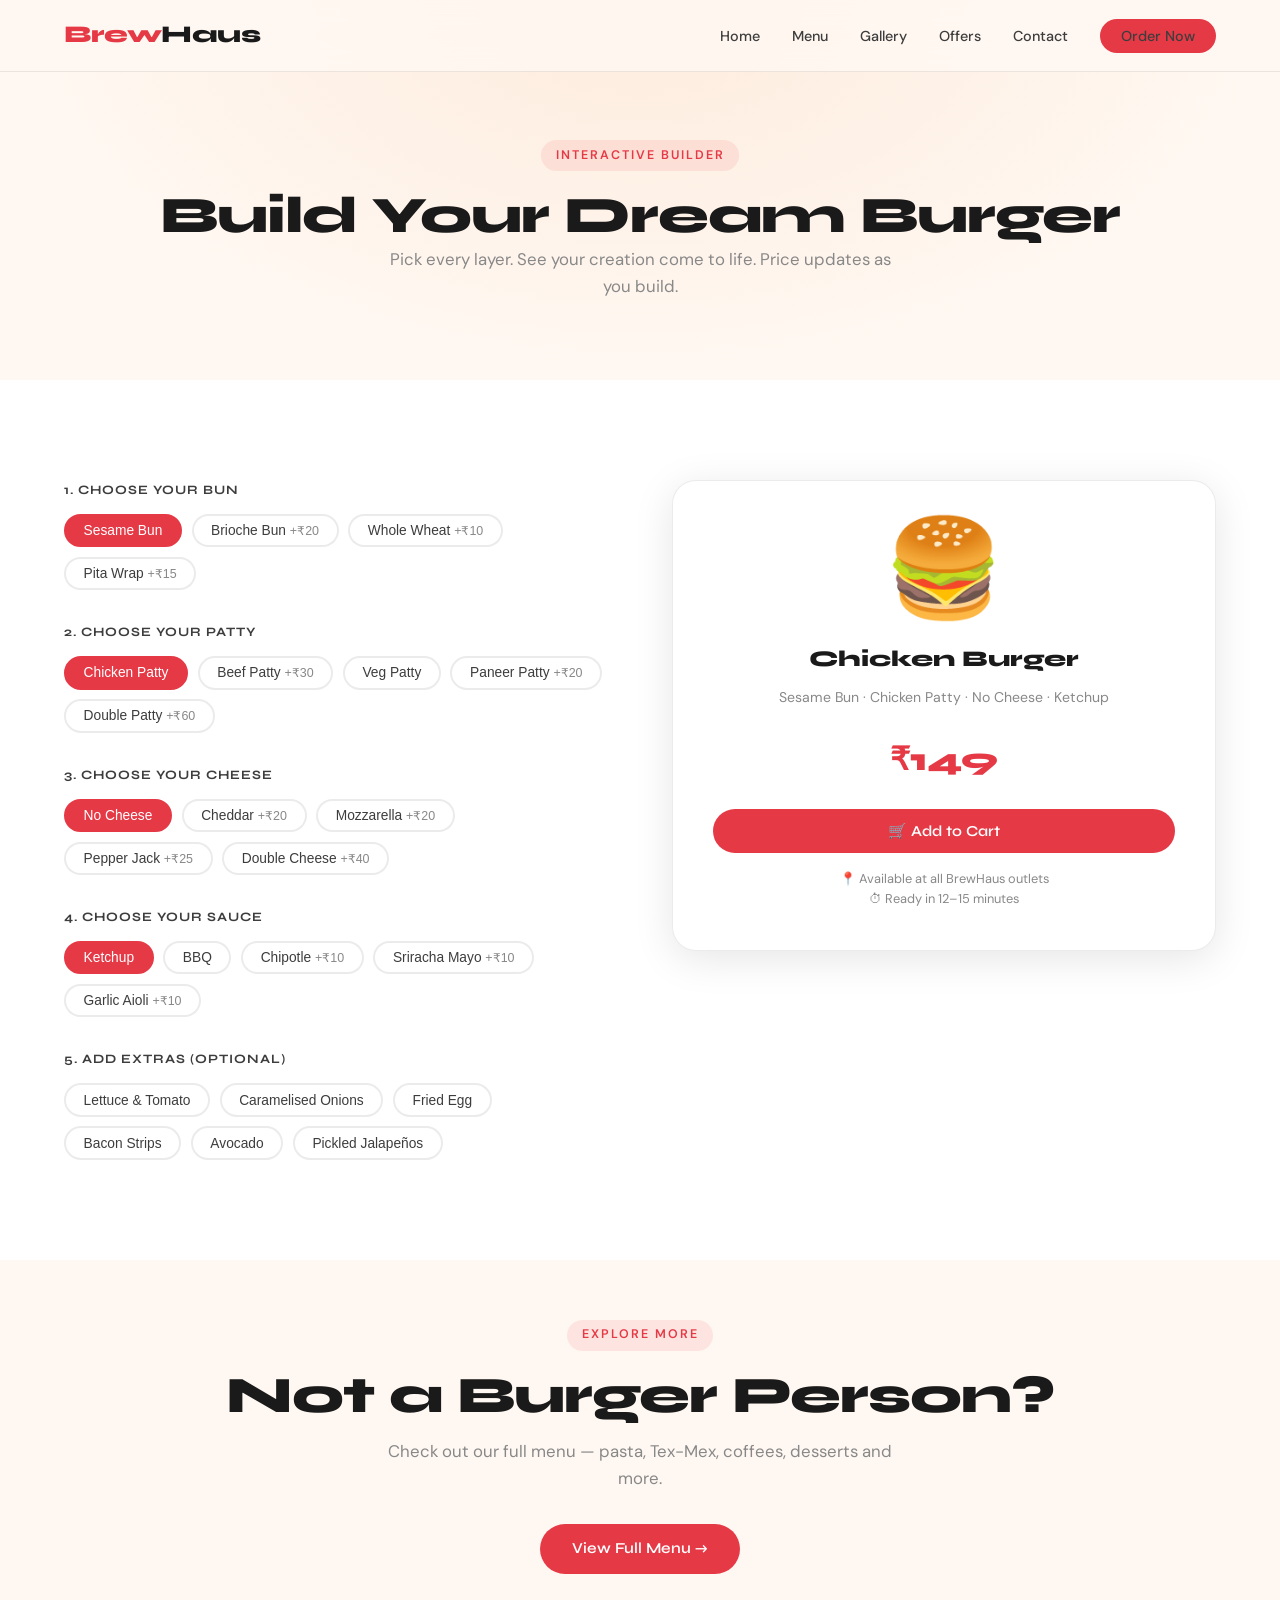
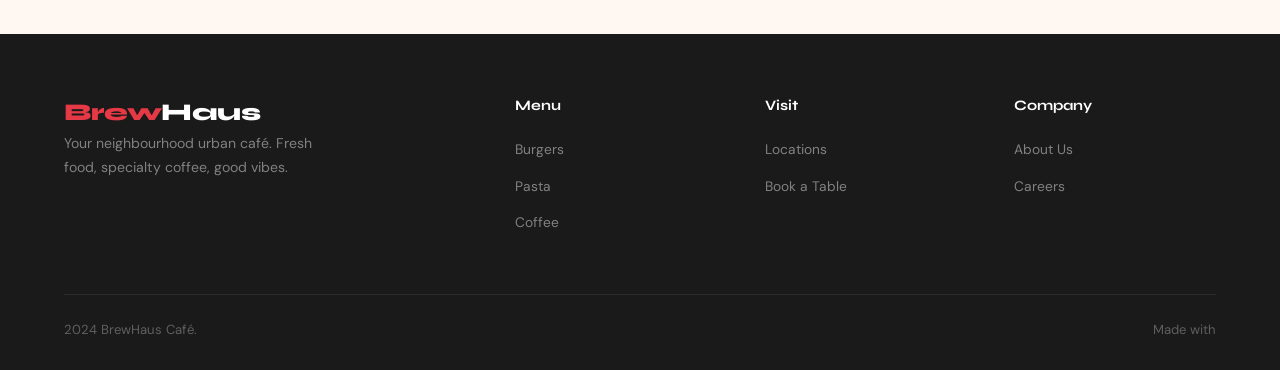
<file: pages/builder.html>
<!DOCTYPE html>
<html lang="en">
<head>
  <meta charset="UTF-8" />
  <meta name="viewport" content="width=device-width, initial-scale=1.0" />
  <title>Build Your Burger — BrewHaus Café</title>
  <link rel="stylesheet" href="../css/style.css" />
  <link rel="icon" href="data:image/svg+xml,<svg xmlns='http://www.w3.org/2000/svg' viewBox='0 0 100 100'><text y='.9em' font-size='90'>🍔</text></svg>" />
</head>
<body>

<nav class="navbar" id="navbar">
  <a href="../index.html" class="nav-logo">Brew<span>Haus</span></a>
  <ul class="nav-links">
    <li><a href="../index.html">Home</a></li>
    <li><a href="menu.html">Menu</a></li>
    <li><a href="gallery.html">Gallery</a></li>
    <li><a href="offers.html">Offers</a></li>
    <li><a href="contact.html">Contact</a></li>
    <li><a href="menu.html" class="btn-order">Order Now</a></li>
  </ul>
  <div class="hamburger" id="hamburger"><span></span><span></span><span></span></div>
</nav>

<div class="page-hero">
  <span class="section-label">Interactive Builder</span>
  <h1 class="section-title">Build Your Dream Burger</h1>
  <p class="section-sub">Pick every layer. See your creation come to life. Price updates as you build.</p>
</div>

<section class="section" style="background:#fff;">
  <div class="builder-wrap">
    <!-- Options -->
    <div class="builder-options">

      <div class="builder-group reveal">
        <h3>1. Choose Your Bun</h3>
        <div class="builder-choices">
          <button class="builder-choice selected" data-group="bun">Sesame Bun</button>
          <button class="builder-choice" data-group="bun">Brioche Bun <span style="color:var(--muted);font-size:0.78rem">+₹20</span></button>
          <button class="builder-choice" data-group="bun">Whole Wheat <span style="color:var(--muted);font-size:0.78rem">+₹10</span></button>
          <button class="builder-choice" data-group="bun">Pita Wrap <span style="color:var(--muted);font-size:0.78rem">+₹15</span></button>
        </div>
      </div>

      <div class="builder-group reveal">
        <h3>2. Choose Your Patty</h3>
        <div class="builder-choices">
          <button class="builder-choice selected" data-group="patty">Chicken Patty</button>
          <button class="builder-choice" data-group="patty">Beef Patty <span style="color:var(--muted);font-size:0.78rem">+₹30</span></button>
          <button class="builder-choice" data-group="patty">Veg Patty</button>
          <button class="builder-choice" data-group="patty">Paneer Patty <span style="color:var(--muted);font-size:0.78rem">+₹20</span></button>
          <button class="builder-choice" data-group="patty">Double Patty <span style="color:var(--muted);font-size:0.78rem">+₹60</span></button>
        </div>
      </div>

      <div class="builder-group reveal">
        <h3>3. Choose Your Cheese</h3>
        <div class="builder-choices">
          <button class="builder-choice selected" data-group="cheese">No Cheese</button>
          <button class="builder-choice" data-group="cheese">Cheddar <span style="color:var(--muted);font-size:0.78rem">+₹20</span></button>
          <button class="builder-choice" data-group="cheese">Mozzarella <span style="color:var(--muted);font-size:0.78rem">+₹20</span></button>
          <button class="builder-choice" data-group="cheese">Pepper Jack <span style="color:var(--muted);font-size:0.78rem">+₹25</span></button>
          <button class="builder-choice" data-group="cheese">Double Cheese <span style="color:var(--muted);font-size:0.78rem">+₹40</span></button>
        </div>
      </div>

      <div class="builder-group reveal">
        <h3>4. Choose Your Sauce</h3>
        <div class="builder-choices">
          <button class="builder-choice selected" data-group="sauce">Ketchup</button>
          <button class="builder-choice" data-group="sauce">BBQ</button>
          <button class="builder-choice" data-group="sauce">Chipotle <span style="color:var(--muted);font-size:0.78rem">+₹10</span></button>
          <button class="builder-choice" data-group="sauce">Sriracha Mayo <span style="color:var(--muted);font-size:0.78rem">+₹10</span></button>
          <button class="builder-choice" data-group="sauce">Garlic Aioli <span style="color:var(--muted);font-size:0.78rem">+₹10</span></button>
        </div>
      </div>

      <div class="builder-group reveal">
        <h3>5. Add Extras (Optional)</h3>
        <div class="builder-choices">
          <button class="builder-choice extra-toggle" data-extra="Lettuce & Tomato">Lettuce & Tomato</button>
          <button class="builder-choice extra-toggle" data-extra="Caramelised Onions +₹15">Caramelised Onions</button>
          <button class="builder-choice extra-toggle" data-extra="Fried Egg +₹20">Fried Egg</button>
          <button class="builder-choice extra-toggle" data-extra="Bacon +₹40">Bacon Strips</button>
          <button class="builder-choice extra-toggle" data-extra="Avocado +₹30">Avocado</button>
          <button class="builder-choice extra-toggle" data-extra="Pickled Jalapeños">Pickled Jalapeños</button>
        </div>
      </div>

    </div>

    <!-- Preview -->
    <div class="burger-preview reveal">
      <div class="burger-visual" id="burgerVisual">🍔</div>
      <div class="burger-name" id="burgerName">Chicken Burger</div>
      <div class="burger-ingredients" id="burgerIngredients">Sesame Bun · Chicken Patty · No Cheese · Ketchup</div>
      <div class="burger-price" id="burgerPrice">₹149</div>
      <button class="btn-primary" style="width:100%;justify-content:center;" onclick="addBuilderToCart()">
        🛒 Add to Cart
      </button>
      <p style="font-size:0.8rem;color:var(--muted);margin-top:1rem;line-height:1.6;">
        📍 Available at all BrewHaus outlets<br>⏱ Ready in 12–15 minutes
      </p>
    </div>
  </div>
</section>

<section class="section" style="background:var(--cream);text-align:center;padding:60px 5%;">
  <div class="reveal">
    <span class="section-label">Explore More</span>
    <h2 class="section-title">Not a Burger Person?</h2>
    <p class="section-sub" style="margin:0.75rem auto 2rem;">Check out our full menu — pasta, Tex-Mex, coffees, desserts and more.</p>
    <a href="menu.html" class="btn-primary">View Full Menu →</a>
  </div>
</section>

<footer>
  <div class="footer-grid">
    <div class="footer-brand">
      <a href="../index.html" class="nav-logo">Brew<span style="color:#fff">Haus</span></a>
      <p>Your neighbourhood urban café. Fresh food, specialty coffee, good vibes.</p>
    </div>
    <div class="footer-col"><h4>Menu</h4><ul><li><a href="menu.html">Burgers</a></li><li><a href="menu.html">Pasta</a></li><li><a href="menu.html">Coffee</a></li></ul></div>
    <div class="footer-col"><h4>Visit</h4><ul><li><a href="contact.html">Locations</a></li><li><a href="contact.html">Book a Table</a></li></ul></div>
    <div class="footer-col"><h4>Company</h4><ul><li><a href="#demo">About Us</a></li><li><a href="#demo">Careers</a></li></ul></div>
  </div>
  <div class="footer-bottom">
    <p> 2024 BrewHaus Café.</p>
    <p>Made with </p>
  </div>
</footer>

<script src="../js/main.js"></script>
<script>
// Extra toggle logic
document.querySelectorAll('.extra-toggle').forEach(btn => {
  btn.addEventListener('click', () => {
    btn.classList.toggle('selected');
    updateExtras();
  });
});

function updateExtras() {
  const extraPrices = { 'Caramelised Onions +₹15': 15, 'Fried Egg +₹20': 20, 'Bacon +₹40': 40, 'Avocado +₹30': 30 };
  let extra = 0;
  document.querySelectorAll('.extra-toggle.selected').forEach(btn => {
    extra += extraPrices[btn.dataset.extra] || 0;
  });
  window._extraPrice = extra;
  // Trigger burger update
  if (typeof updateBurger === 'function') updateBurger();
}

function addBuilderToCart() {
  const name = document.getElementById('burgerName').textContent;
  const price = document.getElementById('burgerPrice').textContent;
  let toast = document.getElementById('toast');
  if (!toast) { toast = document.createElement('div'); toast.id = 'toast'; toast.className = 'toast'; document.body.appendChild(toast); }
  toast.innerHTML = `<span>✓</span> ${name} (${price}) added to cart!`;
  toast.classList.add('show');
  setTimeout(() => toast.classList.remove('show'), 2800);
}
</script>
</body>
</html>
</file>
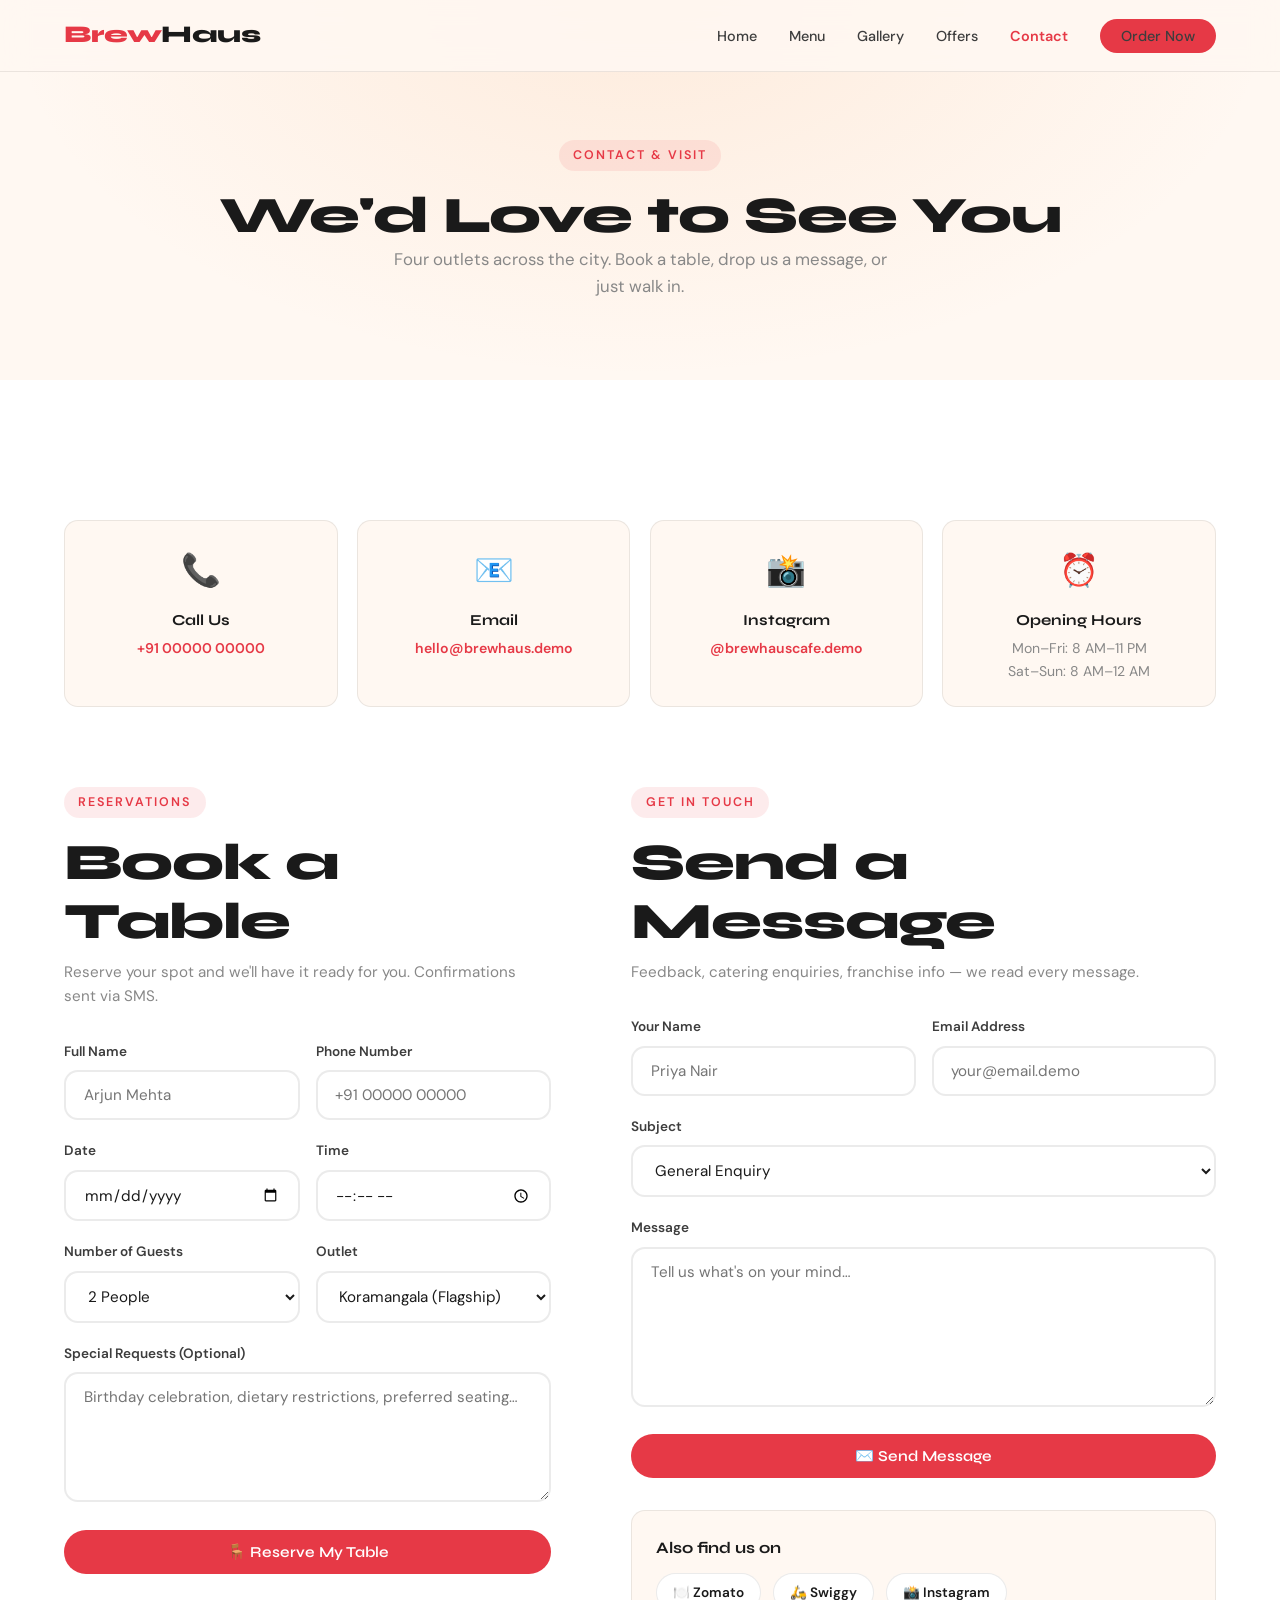
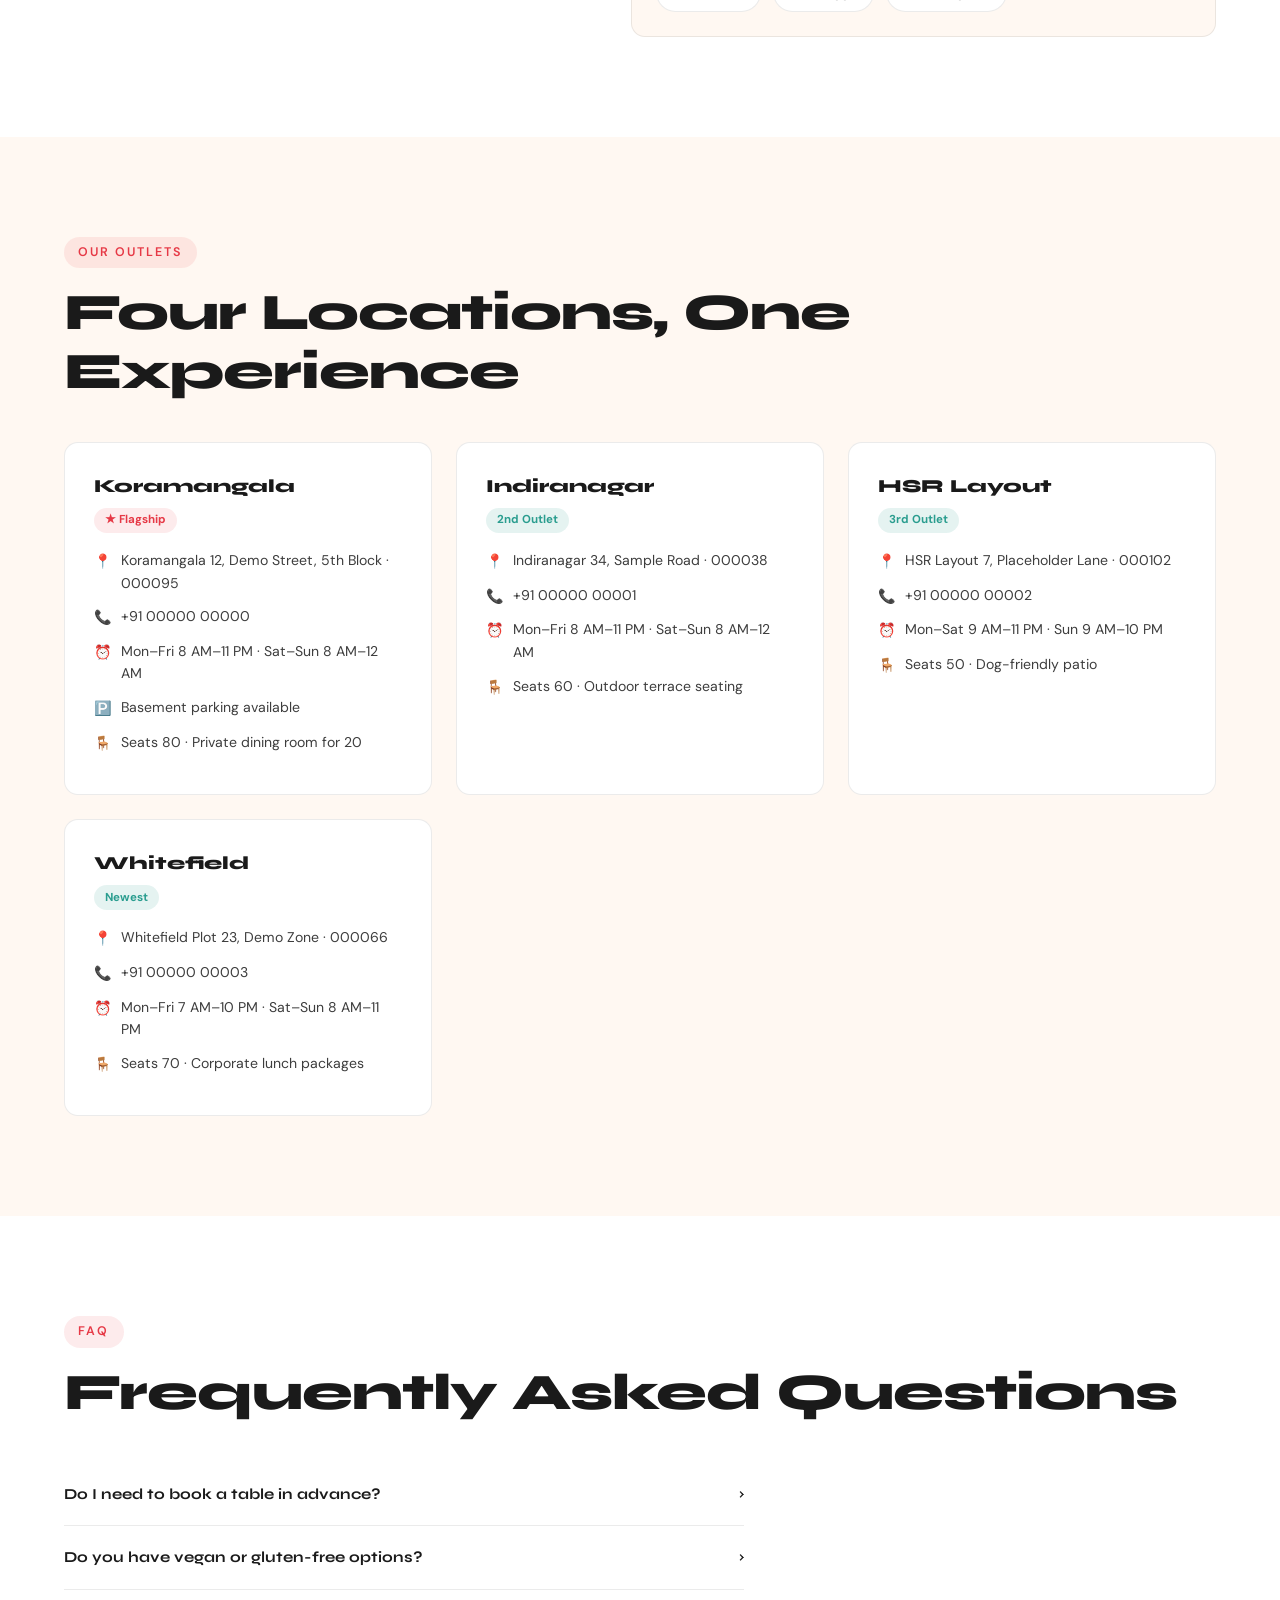
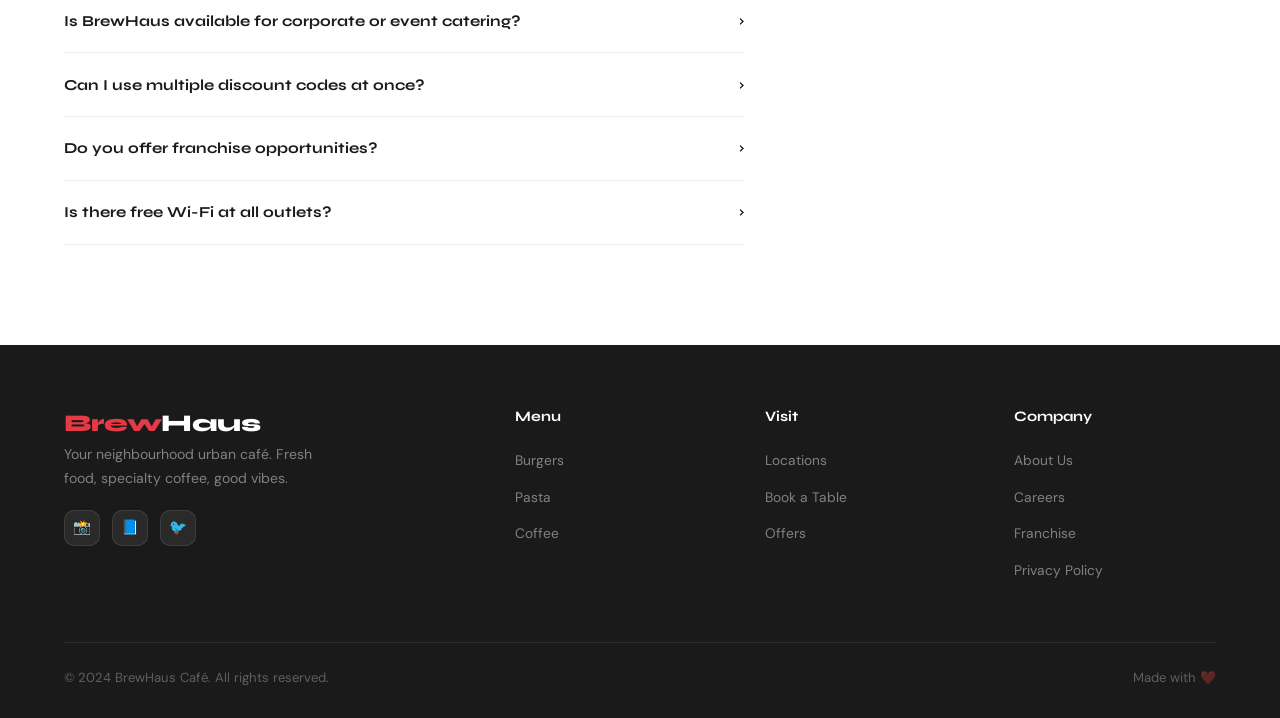
<file: pages/contact.html>
<!DOCTYPE html>
<html lang="en">
<head>
  <meta charset="UTF-8" />
  <meta name="viewport" content="width=device-width, initial-scale=1.0" />
  <title>Contact & Locations — BrewHaus Café</title>
  <link rel="stylesheet" href="../css/style.css" />
  <link rel="icon" href="data:image/svg+xml,<svg xmlns='http://www.w3.org/2000/svg' viewBox='0 0 100 100'><text y='.9em' font-size='90'>📍</text></svg>" />
  <style>
    .outlets-grid { display:grid; grid-template-columns:repeat(auto-fill,minmax(280px,1fr)); gap:1.5rem; margin-top:2.5rem; }
    .outlet-card { background:#fff; border-radius:var(--r); padding:1.8rem; border:1px solid var(--border); transition:transform 0.25s,box-shadow 0.25s; }
    .outlet-card:hover { transform:translateY(-4px); box-shadow:var(--shadow); }
    .outlet-name { font-family:var(--font-h); font-size:1.15rem; font-weight:800; margin-bottom:0.25rem; }
    .outlet-tag { display:inline-block; font-size:0.72rem; font-weight:700; padding:0.2rem 0.7rem; border-radius:50px; background:rgba(42,157,143,0.12); color:var(--green); margin-bottom:1rem; }
    .outlet-tag.flagship { background:rgba(230,57,70,0.1); color:var(--red); }
    .outlet-detail { display:flex; gap:0.6rem; align-items:flex-start; margin-bottom:0.7rem; font-size:0.88rem; color:var(--mid); }
    .outlet-detail span:first-child { flex-shrink:0; margin-top:1px; }
    .faq-item { border-bottom:1px solid var(--border); padding:1.2rem 0; cursor:pointer; }
    .faq-q { font-family:var(--font-h); font-weight:700; font-size:0.95rem; display:flex; justify-content:space-between; align-items:center; gap:1rem; }
    .faq-a { font-size:0.9rem; color:var(--muted); line-height:1.7; max-height:0; overflow:hidden; transition:max-height 0.3s,margin-top 0.3s; }
    .faq-item.open .faq-a { max-height:200px; margin-top:0.75rem; }
    .faq-arrow { font-size:0.8rem; transition:transform 0.3s; }
    .faq-item.open .faq-arrow { transform:rotate(90deg); }
    .contact-methods { display:grid; grid-template-columns:repeat(auto-fill,minmax(220px,1fr)); gap:1.2rem; margin-top:2.5rem; }
    .contact-method { background:var(--cream); border-radius:var(--r); padding:1.5rem; border:1px solid var(--border); text-align:center; }
    .cm-icon { font-size:2rem; margin-bottom:0.75rem; }
    .cm-title { font-family:var(--font-h); font-weight:700; font-size:0.95rem; margin-bottom:0.3rem; }
    .cm-val { font-size:0.88rem; color:var(--muted); }
    .cm-val a { color:var(--red); font-weight:600; }
  </style>
</head>
<body>

<nav class="navbar" id="navbar">
  <a href="../index.html" class="nav-logo">Brew<span>Haus</span></a>
  <ul class="nav-links">
    <li><a href="../index.html">Home</a></li>
    <li><a href="menu.html">Menu</a></li>
    <li><a href="gallery.html">Gallery</a></li>
    <li><a href="offers.html">Offers</a></li>
    <li><a href="contact.html" class="active">Contact</a></li>
    <li><a href="menu.html" class="btn-order">Order Now</a></li>
  </ul>
  <div class="hamburger" id="hamburger"><span></span><span></span><span></span></div>
</nav>

<div class="page-hero">
  <span class="section-label">Contact & Visit</span>
  <h1 class="section-title">We'd Love to See You</h1>
  <p class="section-sub">Four outlets across the city. Book a table, drop us a message, or just walk in.</p>
</div>

<!-- Contact Methods -->
<section class="section" style="background:#fff;padding-bottom:40px;">
  <div class="contact-methods reveal">
    <div class="contact-method">
      <div class="cm-icon">📞</div>
      <div class="cm-title">Call Us</div>
      <div class="cm-val"><a href="tel:+910000000000">+91 00000 00000</a></div>
    </div>
    <div class="contact-method">
      <div class="cm-icon">📧</div>
      <div class="cm-title">Email</div>
      <div class="cm-val"><a href="mailto:hello@brewhaus.demo">hello@brewhaus.demo</a></div>
    </div>
    <div class="contact-method">
      <div class="cm-icon">📸</div>
      <div class="cm-title">Instagram</div>
      <div class="cm-val"><a href="https://instagram.com/brewhauscafe.demo">@brewhauscafe.demo</a></div>
    </div>
    <div class="contact-method">
      <div class="cm-icon">⏰</div>
      <div class="cm-title">Opening Hours</div>
      <div class="cm-val">Mon–Fri: 8 AM–11 PM<br>Sat–Sun: 8 AM–12 AM</div>
    </div>
  </div>
</section>

<!-- Book a Table + Message -->
<section class="section contact-grid" style="background:#fff;padding-top:40px;">
  <!-- Reservation Form -->
  <div class="reveal">
    <span class="section-label">Reservations</span>
    <h2 class="section-title" style="margin-bottom:0.5rem;">Book a Table</h2>
    <p style="font-size:0.95rem;color:var(--muted);margin-bottom:2rem;">Reserve your spot and we'll have it ready for you. Confirmations sent via SMS.</p>

    <form id="resForm">
      <div class="form-row">
        <div class="form-group">
          <label>Full Name</label>
          <input type="text" placeholder="Arjun Mehta" required />
        </div>
        <div class="form-group">
          <label>Phone Number</label>
          <input type="tel" placeholder="+91 00000 00000" required />
        </div>
      </div>
      <div class="form-row">
        <div class="form-group">
          <label>Date</label>
          <input type="date" required />
        </div>
        <div class="form-group">
          <label>Time</label>
          <input type="time" required />
        </div>
      </div>
      <div class="form-row">
        <div class="form-group">
          <label>Number of Guests</label>
          <select>
            <option>1 Person</option>
            <option selected>2 People</option>
            <option>3–4 People</option>
            <option>5–6 People</option>
            <option>7+ People</option>
          </select>
        </div>
        <div class="form-group">
          <label>Outlet</label>
          <select>
            <option>Koramangala (Flagship)</option>
            <option>Indiranagar</option>
            <option>HSR Layout</option>
            <option>Whitefield</option>
          </select>
        </div>
      </div>
      <div class="form-group">
        <label>Special Requests (Optional)</label>
        <textarea placeholder="Birthday celebration, dietary restrictions, preferred seating…"></textarea>
      </div>
      <button type="submit" class="btn-primary" style="width:100%;justify-content:center;">🪑 Reserve My Table</button>
    </form>
  </div>

  <!-- Contact Form -->
  <div class="reveal">
    <span class="section-label">Get in Touch</span>
    <h2 class="section-title" style="margin-bottom:0.5rem;">Send a Message</h2>
    <p style="font-size:0.95rem;color:var(--muted);margin-bottom:2rem;">Feedback, catering enquiries, franchise info — we read every message.</p>

    <form id="contactForm">
      <div class="form-row">
        <div class="form-group">
          <label>Your Name</label>
          <input type="text" placeholder="Priya Nair" required />
        </div>
        <div class="form-group">
          <label>Email Address</label>
          <input type="email" placeholder="your@email.demo" required />
        </div>
      </div>
      <div class="form-group">
        <label>Subject</label>
        <select>
          <option>General Enquiry</option>
          <option>Feedback / Complaint</option>
          <option>Catering / Events</option>
          <option>Franchise Enquiry</option>
          <option>Media / Press</option>
          <option>Career Opportunities</option>
        </select>
      </div>
      <div class="form-group">
        <label>Message</label>
        <textarea placeholder="Tell us what's on your mind…" style="min-height:160px;" required></textarea>
      </div>
      <button type="submit" class="btn-primary" style="width:100%;justify-content:center;">✉️ Send Message</button>
    </form>

    <!-- Social links -->
    <div style="margin-top:2rem;padding:1.5rem;background:var(--cream);border-radius:var(--r);border:1px solid var(--border);">
      <div style="font-family:var(--font-h);font-weight:700;margin-bottom:0.75rem;">Also find us on</div>
      <div style="display:flex;gap:0.75rem;flex-wrap:wrap;">
        <a href="https://zomato.com/demo-brewhaus" style="display:inline-flex;align-items:center;gap:0.5rem;background:#fff;border:1px solid var(--border);padding:0.5rem 1rem;border-radius:50px;font-size:0.85rem;font-weight:600;transition:box-shadow 0.2s;" onmouseover="this.style.boxShadow='0 4px 12px rgba(0,0,0,0.1)'" onmouseout="this.style.boxShadow=''">🍽️ Zomato</a>
        <a href="https://swiggy.com/demo-brewhaus" style="display:inline-flex;align-items:center;gap:0.5rem;background:#fff;border:1px solid var(--border);padding:0.5rem 1rem;border-radius:50px;font-size:0.85rem;font-weight:600;transition:box-shadow 0.2s;" onmouseover="this.style.boxShadow='0 4px 12px rgba(0,0,0,0.1)'" onmouseout="this.style.boxShadow=''">🛵 Swiggy</a>
        <a href="https://instagram.com/brewhauscafe.demo" style="display:inline-flex;align-items:center;gap:0.5rem;background:#fff;border:1px solid var(--border);padding:0.5rem 1rem;border-radius:50px;font-size:0.85rem;font-weight:600;transition:box-shadow 0.2s;" onmouseover="this.style.boxShadow='0 4px 12px rgba(0,0,0,0.1)'" onmouseout="this.style.boxShadow=''">📸 Instagram</a>
      </div>
    </div>
  </div>
</section>

<!-- Our Locations -->
<section class="section" style="background:var(--cream);">
  <div class="reveal">
    <span class="section-label">Our Outlets</span>
    <h2 class="section-title">Four Locations, One Experience</h2>
  </div>
  <div class="outlets-grid">
    <div class="outlet-card reveal">
      <div class="outlet-name">Koramangala</div>
      <span class="outlet-tag flagship">★ Flagship</span>
      <div class="outlet-detail"><span>📍</span><span>Koramangala 12, Demo Street, 5th Block · 000095</span></div>
      <div class="outlet-detail"><span>📞</span><span>+91 00000 00000</span></div>
      <div class="outlet-detail"><span>⏰</span><span>Mon–Fri 8 AM–11 PM · Sat–Sun 8 AM–12 AM</span></div>
      <div class="outlet-detail"><span>🅿️</span><span>Basement parking available</span></div>
      <div class="outlet-detail"><span>🪑</span><span>Seats 80 · Private dining room for 20</span></div>
    </div>
    <div class="outlet-card reveal">
      <div class="outlet-name">Indiranagar</div>
      <span class="outlet-tag">2nd Outlet</span>
      <div class="outlet-detail"><span>📍</span><span>Indiranagar 34, Sample Road · 000038</span></div>
      <div class="outlet-detail"><span>📞</span><span>+91 00000 00001</span></div>
      <div class="outlet-detail"><span>⏰</span><span>Mon–Fri 8 AM–11 PM · Sat–Sun 8 AM–12 AM</span></div>
      <div class="outlet-detail"><span>🪑</span><span>Seats 60 · Outdoor terrace seating</span></div>
    </div>
    <div class="outlet-card reveal">
      <div class="outlet-name">HSR Layout</div>
      <span class="outlet-tag">3rd Outlet</span>
      <div class="outlet-detail"><span>📍</span><span>HSR Layout 7, Placeholder Lane · 000102</span></div>
      <div class="outlet-detail"><span>📞</span><span>+91 00000 00002</span></div>
      <div class="outlet-detail"><span>⏰</span><span>Mon–Sat 9 AM–11 PM · Sun 9 AM–10 PM</span></div>
      <div class="outlet-detail"><span>🪑</span><span>Seats 50 · Dog-friendly patio</span></div>
    </div>
    <div class="outlet-card reveal">
      <div class="outlet-name">Whitefield</div>
      <span class="outlet-tag">Newest</span>
      <div class="outlet-detail"><span>📍</span><span>Whitefield Plot 23, Demo Zone · 000066</span></div>
      <div class="outlet-detail"><span>📞</span><span>+91 00000 00003</span></div>
      <div class="outlet-detail"><span>⏰</span><span>Mon–Fri 7 AM–10 PM · Sat–Sun 8 AM–11 PM</span></div>
      <div class="outlet-detail"><span>🪑</span><span>Seats 70 · Corporate lunch packages</span></div>
    </div>
  </div>
</section>

<!-- FAQ -->
<section class="section" style="background:#fff;">
  <div class="reveal">
    <span class="section-label">FAQ</span>
    <h2 class="section-title">Frequently Asked Questions</h2>
  </div>
  <div style="max-width:680px;margin-top:2.5rem;" class="reveal">
    <div class="faq-item">
      <div class="faq-q">Do I need to book a table in advance? <span class="faq-arrow">›</span></div>
      <div class="faq-a">Walk-ins are always welcome, but we recommend booking on weekends and public holidays as tables fill up fast. Reservations can be made through this form or by calling us directly.</div>
    </div>
    <div class="faq-item">
      <div class="faq-q">Do you have vegan or gluten-free options? <span class="faq-arrow">›</span></div>
      <div class="faq-a">Yes! We have a dedicated veg and vegan-friendly section on the menu. Please inform your server of any allergies or dietary restrictions and we'll do our best to accommodate you.</div>
    </div>
    <div class="faq-item">
      <div class="faq-q">Is BrewHaus available for corporate or event catering? <span class="faq-arrow">›</span></div>
      <div class="faq-a">Absolutely. We offer catering packages for corporate lunches, birthday parties, and private events. Contact us via email at events@brewhaus.demo or use the form above for details and pricing.</div>
    </div>
    <div class="faq-item">
      <div class="faq-q">Can I use multiple discount codes at once? <span class="faq-arrow">›</span></div>
      <div class="faq-a">Generally, only one discount code can be applied per bill. However, the Student Discount and Happy Hour offer can be stacked for eligible customers between 3–5 PM on weekdays.</div>
    </div>
    <div class="faq-item">
      <div class="faq-q">Do you offer franchise opportunities? <span class="faq-arrow">›</span></div>
      <div class="faq-a">Yes! We're actively looking to expand across India. Send your details and city of interest to franchise@brewhaus.demo and our team will get back to you within 5 business days.</div>
    </div>
    <div class="faq-item">
      <div class="faq-q">Is there free Wi-Fi at all outlets? <span class="faq-arrow">›</span></div>
      <div class="faq-a">Yes, all four BrewHaus outlets offer complimentary high-speed Wi-Fi. The password is available on your receipt or you can ask our staff. No time limit — work as long as you like!</div>
    </div>
  </div>
</section>

<footer>
  <div class="footer-grid">
    <div class="footer-brand">
      <a href="../index.html" class="nav-logo">Brew<span style="color:#fff">Haus</span></a>
      <p>Your neighbourhood urban café. Fresh food, specialty coffee, good vibes.</p>
      <div class="footer-social">
        <div class="social-btn">📸</div><div class="social-btn">📘</div><div class="social-btn">🐦</div>
      </div>
    </div>
    <div class="footer-col"><h4>Menu</h4><ul><li><a href="menu.html">Burgers</a></li><li><a href="menu.html">Pasta</a></li><li><a href="menu.html">Coffee</a></li></ul></div>
    <div class="footer-col"><h4>Visit</h4><ul><li><a href="contact.html">Locations</a></li><li><a href="contact.html">Book a Table</a></li><li><a href="offers.html">Offers</a></li></ul></div>
    <div class="footer-col"><h4>Company</h4><ul><li><a href="#demo">About Us</a></li><li><a href="#demo">Careers</a></li><li><a href="#demo">Franchise</a></li><li><a href="#demo">Privacy Policy</a></li></ul></div>
  </div>
  <div class="footer-bottom">
    <p>© 2024 BrewHaus Café. All rights reserved.</p>
    <p>Made with ❤️</p>
  </div>
</footer>

<script src="../js/main.js"></script>
<script>
document.querySelectorAll('.faq-item').forEach(item => {
  item.addEventListener('click', () => {
    const isOpen = item.classList.contains('open');
    document.querySelectorAll('.faq-item').forEach(i => i.classList.remove('open'));
    if (!isOpen) item.classList.add('open');
  });
});
</script>
</body>
</html>
</file>
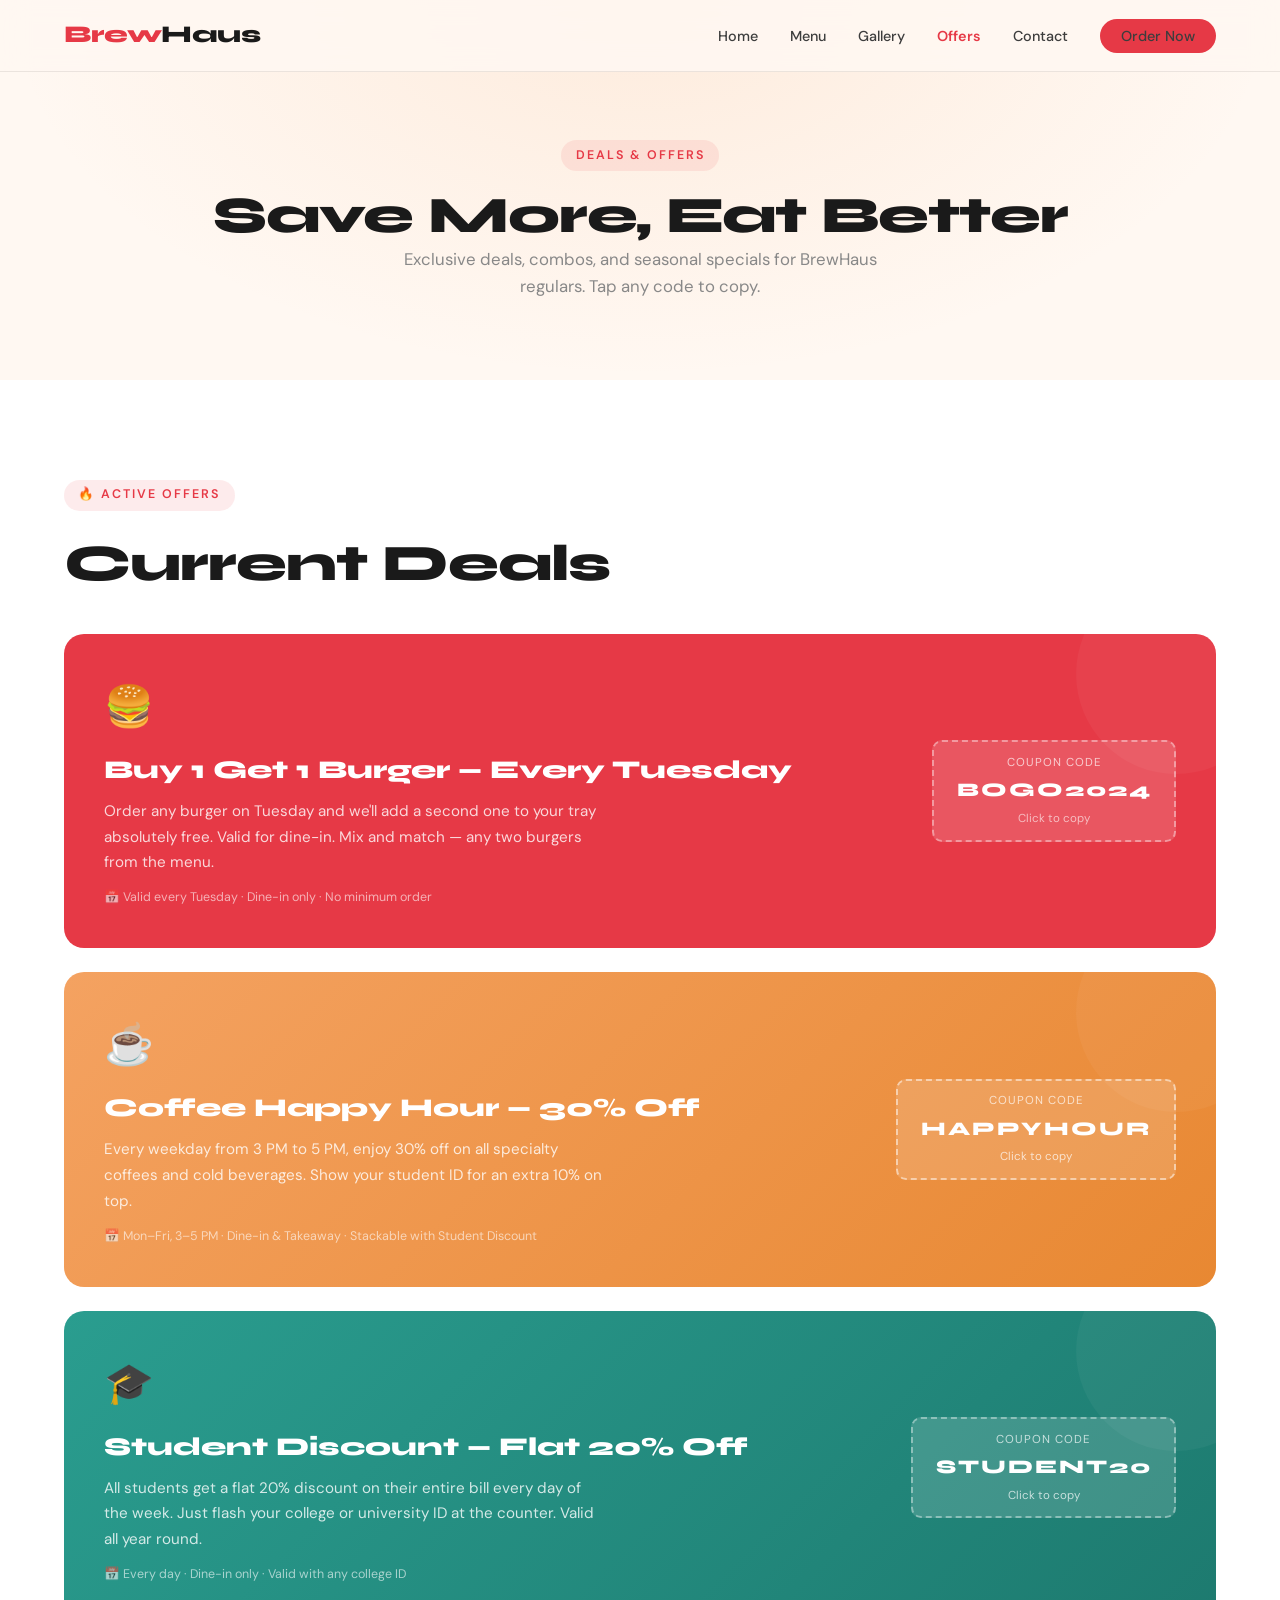
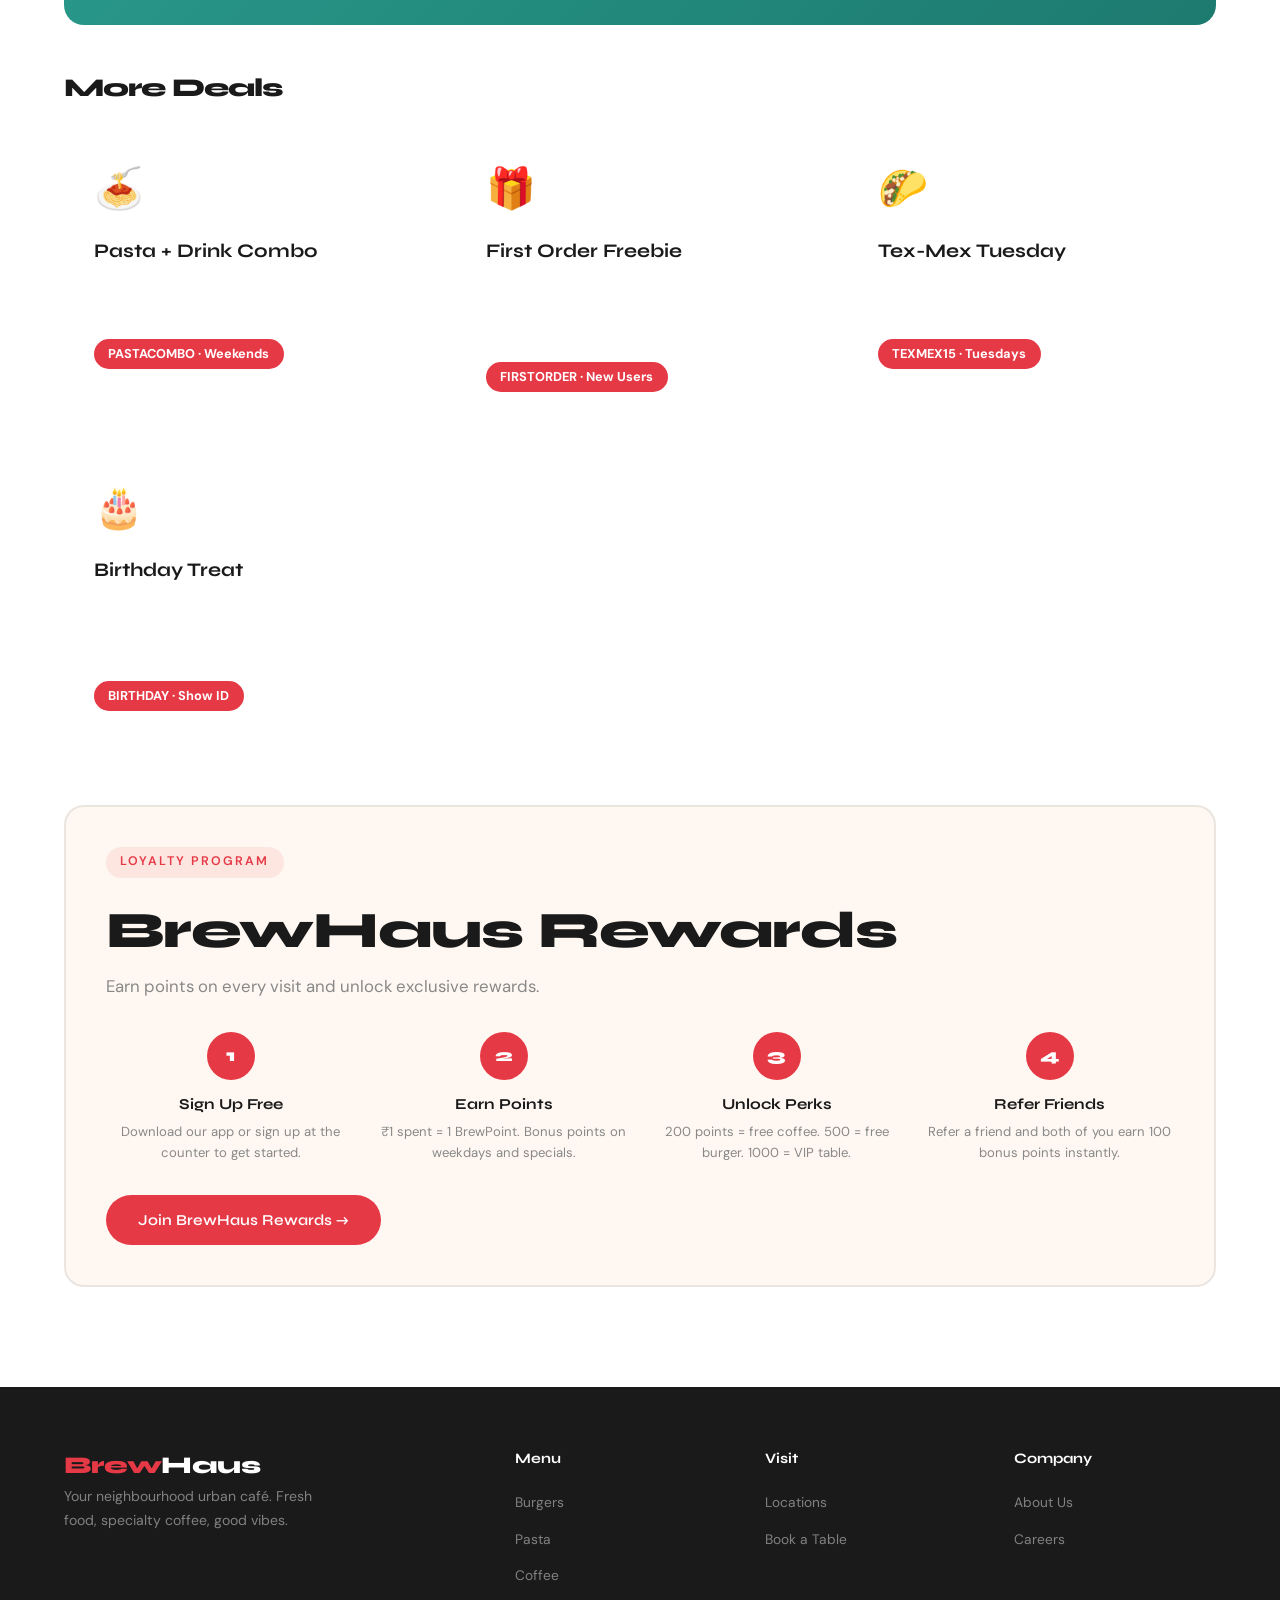
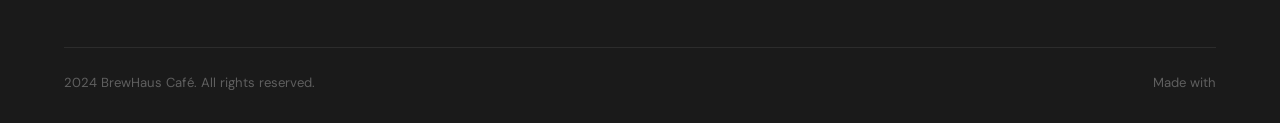
<file: pages/offers.html>
<!DOCTYPE html>
<html lang="en">
<head>
  <meta charset="UTF-8" />
  <meta name="viewport" content="width=device-width, initial-scale=1.0" />
  <title>Offers & Deals — BrewHaus Café</title>
  <link rel="stylesheet" href="../css/style.css" />
  <link rel="icon" href="data:image/svg+xml,<svg xmlns='http://www.w3.org/2000/svg' viewBox='0 0 100 100'><text y='.9em' font-size='90'>🎁</text></svg>" />
  <style>
    .offer-card-lg {
      background: var(--dark); color: #fff;
      border-radius: 20px; padding: 2.5rem;
      display: grid; grid-template-columns: 1fr auto;
      gap: 2rem; align-items: center;
      margin-bottom: 1.5rem;
      position: relative; overflow: hidden;
      transition: transform 0.25s;
    }
    .offer-card-lg:hover { transform: translateY(-4px); }
    .offer-card-lg::before { content:''; position:absolute; right:-60px; top:-60px; width:200px; height:200px; border-radius:50%; background:rgba(255,255,255,0.04); }
    .offer-card-lg.red { background: var(--red); }
    .offer-card-lg.orange { background: linear-gradient(135deg, #F4A261, #e88832); }
    .offer-card-lg.green { background: linear-gradient(135deg, #2A9D8F, #1d7a6f); }
    .offer-title-lg { font-family: var(--font-h); font-size: 1.6rem; font-weight: 800; margin-bottom: 0.5rem; }
    .offer-desc-lg { font-size: 0.95rem; opacity: 0.8; line-height: 1.7; max-width: 500px; }
    .offer-code { background: rgba(255,255,255,0.15); border: 2px dashed rgba(255,255,255,0.4); border-radius: 10px; padding: 0.7rem 1.4rem; text-align:center; cursor:pointer; transition: background 0.2s; white-space:nowrap; }
    .offer-code:hover { background: rgba(255,255,255,0.25); }
    .offer-code-label { font-size: 0.72rem; opacity: 0.7; text-transform: uppercase; letter-spacing: 1px; margin-bottom: 0.2rem; }
    .offer-code-val { font-family: var(--font-h); font-size: 1.2rem; font-weight: 800; letter-spacing: 2px; }
    .offer-validity { font-size: 0.78rem; opacity: 0.6; margin-top: 0.75rem; }
    .loyalty-section { background: var(--cream); border-radius: 20px; padding: 2.5rem; border: 2px solid var(--border); margin-top: 3rem; }
    .loyalty-steps { display: grid; grid-template-columns: repeat(4, 1fr); gap: 1.5rem; margin-top: 2rem; }
    .step { text-align:center; }
    .step-num { width: 48px; height: 48px; border-radius: 50%; background: var(--red); color: #fff; font-family: var(--font-h); font-weight: 800; font-size: 1.1rem; display: flex; align-items:center; justify-content:center; margin: 0 auto 0.75rem; }
    .step-title { font-family: var(--font-h); font-weight: 700; font-size: 0.95rem; margin-bottom: 0.3rem; }
    .step-desc { font-size: 0.82rem; color: var(--muted); }
    @media (max-width:768px) {
      .offer-card-lg { grid-template-columns:1fr; }
      .loyalty-steps { grid-template-columns:1fr 1fr; }
    }
  </style>
</head>
<body>

<nav class="navbar" id="navbar">
  <a href="../index.html" class="nav-logo">Brew<span>Haus</span></a>
  <ul class="nav-links">
    <li><a href="../index.html">Home</a></li>
    <li><a href="menu.html">Menu</a></li>
    <li><a href="gallery.html">Gallery</a></li>
    <li><a href="offers.html" class="active">Offers</a></li>
    <li><a href="contact.html">Contact</a></li>
    <li><a href="menu.html" class="btn-order">Order Now</a></li>
  </ul>
  <div class="hamburger" id="hamburger"><span></span><span></span><span></span></div>
</nav>

<div class="page-hero">
  <span class="section-label">Deals & Offers</span>
  <h1 class="section-title">Save More, Eat Better</h1>
  <p class="section-sub">Exclusive deals, combos, and seasonal specials for BrewHaus regulars. Tap any code to copy.</p>
</div>

<section class="section" style="background:#fff;">

  <div class="reveal">
    <span class="section-label">🔥 Active Offers</span>
    <h2 class="section-title" style="margin-top:0.5rem;">Current Deals</h2>
  </div>

  <!-- Big Offer Cards -->
  <div style="margin-top:2.5rem;">
    <div class="offer-card-lg red reveal" onclick="copyCode('BOGO2024')">
      <div>
        <div style="font-size:2.5rem;margin-bottom:0.75rem;">🍔</div>
        <div class="offer-title-lg">Buy 1 Get 1 Burger — Every Tuesday</div>
        <div class="offer-desc-lg">Order any burger on Tuesday and we'll add a second one to your tray absolutely free. Valid for dine-in. Mix and match — any two burgers from the menu.</div>
        <div class="offer-validity">📅 Valid every Tuesday · Dine-in only · No minimum order</div>
      </div>
      <div class="offer-code">
        <div class="offer-code-label">Coupon Code</div>
        <div class="offer-code-val">BOGO2024</div>
        <div style="font-size:0.72rem;opacity:0.6;margin-top:4px;">Click to copy</div>
      </div>
    </div>

    <div class="offer-card-lg orange reveal" onclick="copyCode('HAPPYHOUR')">
      <div>
        <div style="font-size:2.5rem;margin-bottom:0.75rem;">☕</div>
        <div class="offer-title-lg">Coffee Happy Hour — 30% Off</div>
        <div class="offer-desc-lg">Every weekday from 3 PM to 5 PM, enjoy 30% off on all specialty coffees and cold beverages. Show your student ID for an extra 10% on top.</div>
        <div class="offer-validity">📅 Mon–Fri, 3–5 PM · Dine-in & Takeaway · Stackable with Student Discount</div>
      </div>
      <div class="offer-code" style="border-color:rgba(255,255,255,0.5);">
        <div class="offer-code-label">Coupon Code</div>
        <div class="offer-code-val">HAPPYHOUR</div>
        <div style="font-size:0.72rem;opacity:0.7;margin-top:4px;">Click to copy</div>
      </div>
    </div>

    <div class="offer-card-lg green reveal" onclick="copyCode('STUDENT20')">
      <div>
        <div style="font-size:2.5rem;margin-bottom:0.75rem;">🎓</div>
        <div class="offer-title-lg">Student Discount — Flat 20% Off</div>
        <div class="offer-desc-lg">All students get a flat 20% discount on their entire bill every day of the week. Just flash your college or university ID at the counter. Valid all year round.</div>
        <div class="offer-validity">📅 Every day · Dine-in only · Valid with any college ID</div>
      </div>
      <div class="offer-code">
        <div class="offer-code-label">Coupon Code</div>
        <div class="offer-code-val">STUDENT20</div>
        <div style="font-size:0.72rem;opacity:0.7;margin-top:4px;">Click to copy</div>
      </div>
    </div>
  </div>

  <!-- Small Offer Cards -->
  <div style="margin-top:3rem;">
    <div class="reveal"><h3 class="section-title" style="font-size:1.6rem;">More Deals</h3></div>
    <div class="offers-grid" style="margin-top:1.5rem;">
      <div class="offer-card reveal" onclick="copyCode('PASTACOMBO')" style="cursor:pointer;">
        <div class="offer-emoji">🍝</div>
        <div class="offer-title">Pasta + Drink Combo</div>
        <div class="offer-desc">Any pasta + any cold coffee or mocktail for ₹349. Save up to ₹70. Weekends only.</div>
        <span class="offer-tag">PASTACOMBO · Weekends</span>
      </div>
      <div class="offer-card reveal" onclick="copyCode('FIRSTORDER')" style="cursor:pointer;">
        <div class="offer-emoji">🎁</div>
        <div class="offer-title">First Order Freebie</div>
        <div class="offer-desc">First-time customers get a complimentary dessert with any main course order above ₹299.</div>
        <span class="offer-tag">FIRSTORDER · New Users</span>
      </div>
      <div class="offer-card reveal" onclick="copyCode('TEXMEX15')" style="cursor:pointer;">
        <div class="offer-emoji">🌮</div>
        <div class="offer-title">Tex-Mex Tuesday</div>
        <div class="offer-desc">15% off all Tex-Mex items on Tuesdays. Pair nachos, tacos and quesadillas for less.</div>
        <span class="offer-tag">TEXMEX15 · Tuesdays</span>
      </div>
      <div class="offer-card reveal" onclick="copyCode('BIRTHDAY')" style="cursor:pointer;">
        <div class="offer-emoji">🎂</div>
        <div class="offer-title">Birthday Treat</div>
        <div class="offer-desc">Celebrate your birthday at BrewHaus — complimentary brownie sundae for the birthday person.</div>
        <span class="offer-tag">BIRTHDAY · Show ID</span>
      </div>
    </div>
  </div>

  <!-- Loyalty Program -->
  <div class="loyalty-section reveal" style="margin-top:4rem;">
    <span class="section-label">Loyalty Program</span>
    <h2 class="section-title" style="margin-top:0.5rem;">BrewHaus Rewards</h2>
    <p class="section-sub">Earn points on every visit and unlock exclusive rewards.</p>
    <div class="loyalty-steps">
      <div class="step">
        <div class="step-num">1</div>
        <div class="step-title">Sign Up Free</div>
        <div class="step-desc">Download our app or sign up at the counter to get started.</div>
      </div>
      <div class="step">
        <div class="step-num">2</div>
        <div class="step-title">Earn Points</div>
        <div class="step-desc">₹1 spent = 1 BrewPoint. Bonus points on weekdays and specials.</div>
      </div>
      <div class="step">
        <div class="step-num">3</div>
        <div class="step-title">Unlock Perks</div>
        <div class="step-desc">200 points = free coffee. 500 = free burger. 1000 = VIP table.</div>
      </div>
      <div class="step">
        <div class="step-num">4</div>
        <div class="step-title">Refer Friends</div>
        <div class="step-desc">Refer a friend and both of you earn 100 bonus points instantly.</div>
      </div>
    </div>
    <div style="margin-top:2rem;">
      <a href="#demo" class="btn-primary">Join BrewHaus Rewards →</a>
    </div>
  </div>

</section>

<footer>
  <div class="footer-grid">
    <div class="footer-brand">
      <a href="../index.html" class="nav-logo">Brew<span style="color:#fff">Haus</span></a>
      <p>Your neighbourhood urban café. Fresh food, specialty coffee, good vibes.</p>
    </div>
    <div class="footer-col"><h4>Menu</h4><ul><li><a href="menu.html">Burgers</a></li><li><a href="menu.html">Pasta</a></li><li><a href="menu.html">Coffee</a></li></ul></div>
    <div class="footer-col"><h4>Visit</h4><ul><li><a href="contact.html">Locations</a></li><li><a href="contact.html">Book a Table</a></li></ul></div>
    <div class="footer-col"><h4>Company</h4><ul><li><a href="#demo">About Us</a></li><li><a href="#demo">Careers</a></li></ul></div>
  </div>
  <div class="footer-bottom">
    <p> 2024 BrewHaus Café. All rights reserved.</p>
    <p>Made with </p>
  </div>
</footer>

<script src="../js/main.js"></script>
<script>
function copyCode(code) {
  navigator.clipboard.writeText(code).catch(() => {});
  let toast = document.getElementById('toast');
  if (!toast) { toast = document.createElement('div'); toast.id = 'toast'; toast.className = 'toast'; document.body.appendChild(toast); }
  toast.innerHTML = `<span>✓</span> Code <strong>${code}</strong> copied to clipboard!`;
  toast.classList.add('show');
  setTimeout(() => toast.classList.remove('show'), 2800);
}
</script>
</body>
</html>
</file>
<file: css/style.css>
@import url('https://fonts.googleapis.com/css2?family=Syne:wght@400;600;700;800&family=DM+Sans:ital,wght@0,300;0,400;0,500;1,300&display=swap');

/* ── Design Tokens ── */
:root {
  --red:     #E63946;
  --orange:  #F4A261;
  --cream:   #FFF8F2;
  --dark:    #1A1A1A;
  --mid:     #3D3D3D;
  --muted:   #888;
  --green:   #2A9D8F;
  --border:  rgba(0,0,0,0.08);
  --shadow:  0 8px 40px rgba(0,0,0,0.10);
  --r:       14px;
  --font-h:  'Syne', sans-serif;
  --font-b:  'DM Sans', sans-serif;
}

/* ── Reset ── */
*, *::before, *::after { box-sizing: border-box; margin: 0; padding: 0; }
html { scroll-behavior: smooth; font-size: 16px; }
body { background: var(--cream); color: var(--dark); font-family: var(--font-b); line-height: 1.6; overflow-x: hidden; }
img { display: block; max-width: 100%; }
a { text-decoration: none; color: inherit; }
ul { list-style: none; }

/* ── Navbar ── */
.navbar {
  position: fixed; top: 0; left: 0; right: 0; z-index: 100;
  display: flex; align-items: center; justify-content: space-between;
  padding: 0 5%; height: 72px;
  background: rgba(255,248,242,0.88); backdrop-filter: blur(14px);
  border-bottom: 1px solid var(--border);
  transition: box-shadow 0.3s;
}
.navbar.scrolled { box-shadow: 0 2px 20px rgba(0,0,0,0.08); }
.nav-logo { font-family: var(--font-h); font-size: 1.5rem; font-weight: 800; color: var(--red); letter-spacing: -0.5px; }
.nav-logo span { color: var(--dark); }
.nav-links { display: flex; gap: 2rem; align-items: center; }
.nav-links a { font-size: 0.9rem; font-weight: 500; color: var(--mid); transition: color 0.2s; }
.nav-links a:hover { color: var(--red); }
.nav-links a.active { color: var(--red); font-weight: 600; }
.btn-order {
  background: var(--red); color: #fff;
  padding: 0.5rem 1.3rem; border-radius: 50px;
  font-size: 0.88rem; font-weight: 600;
  transition: transform 0.2s, box-shadow 0.2s, background 0.2s;
}
.btn-order:hover { background: #c8313d; transform: translateY(-1px); box-shadow: 0 4px 16px rgba(230,57,70,0.35); }
.hamburger { display: none; flex-direction: column; gap: 5px; cursor: pointer; }
.hamburger span { width: 24px; height: 2px; background: var(--dark); border-radius: 2px; transition: 0.3s; }

/* ── Buttons ── */
.btn-primary {
  display: inline-flex; align-items: center; gap: 0.5rem;
  background: var(--red); color: #fff;
  padding: 0.8rem 2rem; border-radius: 50px;
  font-family: var(--font-h); font-size: 0.95rem; font-weight: 600;
  border: none; cursor: pointer;
  transition: transform 0.2s, box-shadow 0.2s, background 0.2s;
}
.btn-primary:hover { background: #c8313d; transform: translateY(-2px); box-shadow: 0 6px 20px rgba(230,57,70,0.35); }
.btn-outline {
  display: inline-flex; align-items: center; gap: 0.5rem;
  background: transparent; color: var(--dark);
  padding: 0.8rem 2rem; border-radius: 50px;
  font-family: var(--font-h); font-size: 0.95rem; font-weight: 600;
  border: 2px solid var(--dark); cursor: pointer;
  transition: all 0.2s;
}
.btn-outline:hover { background: var(--dark); color: #fff; transform: translateY(-2px); }

/* ── Section Helpers ── */
.section { padding: 100px 5%; }
.section-label {
  display: inline-block;
  font-size: 0.78rem; font-weight: 600; letter-spacing: 2px; text-transform: uppercase;
  color: var(--red); background: rgba(230,57,70,0.1);
  padding: 0.35rem 0.9rem; border-radius: 50px; margin-bottom: 1rem;
}
.section-title {
  font-family: var(--font-h); font-size: clamp(2rem, 5vw, 3.2rem);
  font-weight: 800; line-height: 1.15; letter-spacing: -1px; color: var(--dark);
}
.section-sub { font-size: 1.05rem; color: var(--muted); max-width: 520px; margin-top: 0.75rem; }

/* ── Hero ── */
.hero {
  min-height: 100vh;
  display: grid; grid-template-columns: 1fr 1fr;
  align-items: center; gap: 4rem;
  padding: 120px 5% 80px;
  position: relative; overflow: hidden;
}
.hero::before {
  content: ''; position: absolute; top: -20%; right: -10%;
  width: 60vw; height: 60vw; max-width: 700px; max-height: 700px;
  background: radial-gradient(circle, rgba(244,162,97,0.18) 0%, transparent 70%);
  border-radius: 50%; z-index: 0;
}
.hero-content { position: relative; z-index: 1; }
.hero-badge {
  display: inline-flex; align-items: center; gap: 0.5rem;
  background: #fff; border: 1px solid var(--border);
  padding: 0.4rem 1rem; border-radius: 50px;
  font-size: 0.82rem; font-weight: 500; color: var(--mid);
  margin-bottom: 1.5rem; box-shadow: 0 2px 12px rgba(0,0,0,0.06);
}
.hero-badge .dot { width: 8px; height: 8px; background: var(--green); border-radius: 50%; animation: pulse 2s infinite; }
@keyframes pulse { 0%,100%{opacity:1;transform:scale(1)} 50%{opacity:0.5;transform:scale(1.4)} }
.hero-title {
  font-family: var(--font-h); font-size: clamp(2.8rem, 6vw, 5rem);
  font-weight: 800; line-height: 1.05; letter-spacing: -2px; color: var(--dark);
  margin-bottom: 1.5rem;
}
.hero-title .accent { color: var(--red); }
.hero-title .accent-o { color: var(--orange); }
.hero-desc { font-size: 1.1rem; color: var(--muted); max-width: 440px; margin-bottom: 2.5rem; line-height: 1.75; }
.hero-actions { display: flex; gap: 1rem; flex-wrap: wrap; margin-bottom: 3rem; }
.hero-stats { display: flex; gap: 2.5rem; }
.stat-num { font-family: var(--font-h); font-size: 1.8rem; font-weight: 800; color: var(--dark); }
.stat-label { font-size: 0.82rem; color: var(--muted); }
.hero-visual { position: relative; z-index: 1; }
.hero-img-wrap {
  position: relative; border-radius: 24px; overflow: hidden;
  aspect-ratio: 4/5; box-shadow: 0 30px 80px rgba(0,0,0,0.15);
}
.hero-img-wrap img { width: 100%; height: 100%; object-fit: cover; }
.hero-float-card {
  position: absolute; bottom: 2rem; left: -2rem;
  background: #fff; border-radius: 16px; padding: 1rem 1.4rem;
  box-shadow: var(--shadow); display: flex; align-items: center; gap: 0.8rem;
  animation: float 4s ease-in-out infinite;
}
@keyframes float { 0%,100%{transform:translateY(0)} 50%{transform:translateY(-8px)} }
.hero-float-card .emoji { font-size: 2rem; }
.float-text strong { font-family: var(--font-h); font-size: 0.9rem; font-weight: 700; }
.float-text span { font-size: 0.8rem; color: var(--muted); }
.hero-tag {
  position: absolute; top: 2rem; right: -1.5rem;
  background: var(--red); color: #fff;
  border-radius: 12px; padding: 0.7rem 1rem;
  font-family: var(--font-h); font-size: 0.85rem; font-weight: 700;
  text-align: center; box-shadow: 0 4px 20px rgba(230,57,70,0.4);
}

/* ── Category Tabs ── */
.cat-tabs { display: flex; gap: 0.75rem; flex-wrap: wrap; margin: 2.5rem 0; }
.cat-tab {
  padding: 0.55rem 1.4rem; border-radius: 50px;
  font-size: 0.88rem; font-weight: 600; cursor: pointer;
  border: 2px solid var(--border); background: #fff; color: var(--mid);
  transition: all 0.2s;
}
.cat-tab:hover, .cat-tab.active { background: var(--red); border-color: var(--red); color: #fff; }

/* ── Menu Grid ── */
.menu-grid { display: grid; grid-template-columns: repeat(auto-fill, minmax(260px, 1fr)); gap: 1.5rem; }
.menu-card {
  background: #fff; border-radius: var(--r); overflow: hidden;
  border: 1px solid var(--border); transition: transform 0.25s, box-shadow 0.25s;
  cursor: pointer;
}
.menu-card:hover { transform: translateY(-6px); box-shadow: var(--shadow); }
.card-img { position: relative; aspect-ratio: 4/3; overflow: hidden; }
.card-img img { width: 100%; height: 100%; object-fit: cover; transition: transform 0.4s; }
.menu-card:hover .card-img img { transform: scale(1.06); }
.card-badge {
  position: absolute; top: 0.75rem; left: 0.75rem;
  background: var(--red); color: #fff;
  font-size: 0.72rem; font-weight: 700; padding: 0.25rem 0.7rem; border-radius: 50px;
}
.card-badge.veg { background: var(--green); }
.card-body { padding: 1.1rem 1.2rem 1.3rem; }
.card-name { font-family: var(--font-h); font-size: 1.05rem; font-weight: 700; margin-bottom: 0.35rem; }
.card-desc { font-size: 0.85rem; color: var(--muted); margin-bottom: 0.9rem; line-height: 1.5; }
.card-footer { display: flex; align-items: center; justify-content: space-between; }
.card-price { font-family: var(--font-h); font-size: 1.1rem; font-weight: 800; color: var(--red); }
.card-add {
  width: 34px; height: 34px; border-radius: 50%;
  background: var(--red); color: #fff; border: none; cursor: pointer;
  font-size: 1.3rem; line-height: 1; display: flex; align-items: center; justify-content: center;
  transition: transform 0.2s, background 0.2s;
}
.card-add:hover { background: #c8313d; transform: scale(1.1); }

/* ── About / Ambience ── */
.about-grid { display: grid; grid-template-columns: 1fr 1fr; gap: 5rem; align-items: center; }
.about-imgs { display: grid; grid-template-columns: 1fr 1fr; gap: 1rem; }
.about-imgs img { border-radius: var(--r); object-fit: cover; width: 100%; }
.about-imgs img:first-child { grid-row: span 2; aspect-ratio: 3/4; }
.about-imgs img:not(:first-child) { aspect-ratio: 1; }
.about-features { margin-top: 2rem; display: grid; grid-template-columns: 1fr 1fr; gap: 1rem; }
.about-feat {
  background: #fff; border-radius: var(--r); padding: 1.1rem;
  border: 1px solid var(--border);
}
.feat-icon { font-size: 1.5rem; margin-bottom: 0.4rem; }
.feat-title { font-family: var(--font-h); font-weight: 700; font-size: 0.9rem; }
.feat-desc { font-size: 0.8rem; color: var(--muted); margin-top: 0.2rem; }

/* ── Offers ── */
.offers-section { background: var(--dark); color: #fff; }
.offers-section .section-title { color: #fff; }
.offers-section .section-sub { color: rgba(255,255,255,0.55); }
.offers-grid { display: grid; grid-template-columns: repeat(auto-fill, minmax(300px, 1fr)); gap: 1.5rem; margin-top: 3rem; }
.offer-card {
  border-radius: var(--r); padding: 1.8rem;
  border: 1px solid rgba(255,255,255,0.1);
  background: rgba(255,255,255,0.04);
  transition: background 0.25s, transform 0.25s;
  position: relative; overflow: hidden;
}
.offer-card::before {
  content: ''; position: absolute; top: -40px; right: -40px;
  width: 140px; height: 140px; border-radius: 50%;
  background: rgba(255,255,255,0.03);
}
.offer-card:hover { background: rgba(255,255,255,0.08); transform: translateY(-4px); }
.offer-emoji { font-size: 2.5rem; margin-bottom: 1rem; }
.offer-title { font-family: var(--font-h); font-size: 1.2rem; font-weight: 700; margin-bottom: 0.5rem; }
.offer-desc { font-size: 0.88rem; color: rgba(255,255,255,0.55); margin-bottom: 1.2rem; }
.offer-tag {
  display: inline-block;
  background: var(--red); color: #fff;
  font-size: 0.8rem; font-weight: 700; padding: 0.3rem 0.9rem; border-radius: 50px;
}

/* ── Testimonials ── */
.testimonials-section { background: #fff; }
.test-grid { display: grid; grid-template-columns: repeat(auto-fill, minmax(280px, 1fr)); gap: 1.5rem; margin-top: 3rem; }
.test-card {
  background: var(--cream); border-radius: var(--r); padding: 1.6rem;
  border: 1px solid var(--border);
}
.test-stars { color: #F4A261; font-size: 1rem; margin-bottom: 0.8rem; }
.test-text { font-size: 0.95rem; color: var(--mid); line-height: 1.7; margin-bottom: 1.2rem; font-style: italic; }
.test-author { display: flex; align-items: center; gap: 0.75rem; }
.test-avatar {
  width: 40px; height: 40px; border-radius: 50%;
  background: var(--orange); display: flex; align-items: center; justify-content: center;
  font-family: var(--font-h); font-size: 1rem; font-weight: 700; color: #fff;
}
.test-name { font-weight: 600; font-size: 0.9rem; }
.test-role { font-size: 0.78rem; color: var(--muted); }

/* ── Order Section ── */
.order-section { background: linear-gradient(135deg, var(--red) 0%, #c8313d 100%); color: #fff; text-align: center; }
.order-section .section-title { color: #fff; }
.order-section .section-sub { color: rgba(255,255,255,0.75); margin: 0 auto 2.5rem; }
.order-btns { display: flex; gap: 1rem; justify-content: center; flex-wrap: wrap; }
.btn-delivery {
  display: inline-flex; align-items: center; gap: 0.6rem;
  background: #fff; color: var(--dark);
  padding: 0.85rem 2rem; border-radius: 50px;
  font-family: var(--font-h); font-size: 0.95rem; font-weight: 700;
  transition: transform 0.2s, box-shadow 0.2s;
}
.btn-delivery:hover { transform: translateY(-2px); box-shadow: 0 6px 20px rgba(0,0,0,0.2); }
.btn-delivery img { width: 22px; height: 22px; border-radius: 4px; }

/* ── Location ── */
.location-grid { display: grid; grid-template-columns: 1fr 1fr; gap: 4rem; align-items: start; }
.location-info { display: flex; flex-direction: column; gap: 1.5rem; margin-top: 2rem; }
.loc-item { display: flex; gap: 1rem; align-items: flex-start; }
.loc-icon {
  width: 44px; height: 44px; border-radius: 12px;
  background: rgba(230,57,70,0.1); color: var(--red);
  display: flex; align-items: center; justify-content: center; font-size: 1.2rem;
  flex-shrink: 0;
}
.loc-label { font-size: 0.78rem; text-transform: uppercase; letter-spacing: 1px; color: var(--muted); margin-bottom: 0.2rem; }
.loc-val { font-weight: 600; font-size: 0.95rem; }
.map-placeholder {
  background: #e8e8e8; border-radius: var(--r); aspect-ratio: 4/3;
  display: flex; align-items: center; justify-content: center;
  font-size: 3rem; flex-direction: column; gap: 0.5rem;
  position: relative; overflow: hidden;
}
.map-placeholder::before {
  content: ''; position: absolute; inset: 0;
  background: url("data:image/svg+xml,%3Csvg width='40' height='40' xmlns='http://www.w3.org/2000/svg'%3E%3Ccircle cx='20' cy='20' r='1' fill='%23ccc'/%3E%3C/svg%3E") repeat;
}
.map-label { font-family: var(--font-h); font-size: 1rem; font-weight: 700; color: var(--mid); position: relative; }

/* ── Footer ── */
footer {
  background: var(--dark); color: #fff;
  padding: 60px 5% 30px;
}
.footer-grid { display: grid; grid-template-columns: 2fr 1fr 1fr 1fr; gap: 3rem; padding-bottom: 3rem; border-bottom: 1px solid rgba(255,255,255,0.08); }
.footer-brand .nav-logo { margin-bottom: 1rem; }
.footer-brand p { font-size: 0.88rem; color: rgba(255,255,255,0.45); line-height: 1.7; max-width: 260px; }
.footer-social { display: flex; gap: 0.75rem; margin-top: 1.2rem; }
.social-btn {
  width: 36px; height: 36px; border-radius: 10px;
  background: rgba(255,255,255,0.07); border: 1px solid rgba(255,255,255,0.1);
  display: flex; align-items: center; justify-content: center;
  font-size: 0.9rem; cursor: pointer; transition: background 0.2s;
}
.social-btn:hover { background: var(--red); }
.footer-col h4 { font-family: var(--font-h); font-size: 0.9rem; font-weight: 700; margin-bottom: 1.2rem; }
.footer-col ul li { margin-bottom: 0.7rem; }
.footer-col ul li a { font-size: 0.86rem; color: rgba(255,255,255,0.45); transition: color 0.2s; }
.footer-col ul li a:hover { color: var(--orange); }
.footer-bottom { display: flex; justify-content: space-between; align-items: center; padding-top: 1.5rem; }
.footer-bottom p { font-size: 0.82rem; color: rgba(255,255,255,0.3); }

/* ── Page-specific hero (inner pages) ── */
.page-hero {
  padding: 140px 5% 80px;
  text-align: center;
  position: relative; overflow: hidden;
}
.page-hero::before {
  content:''; position:absolute; inset:0;
  background: radial-gradient(ellipse at 50% 0%, rgba(244,162,97,0.15) 0%, transparent 70%);
}
.page-hero .section-label, .page-hero .section-title, .page-hero .section-sub { position: relative; }
.page-hero .section-sub { margin: 0 auto; }

/* ── Burger Builder ── */
.builder-wrap { display: grid; grid-template-columns: 1fr 1fr; gap: 4rem; align-items: start; }
.builder-options { display: flex; flex-direction: column; gap: 2rem; }
.builder-group h3 { font-family: var(--font-h); font-size: 1rem; font-weight: 700; margin-bottom: 0.85rem; color: var(--mid); text-transform: uppercase; letter-spacing: 1px; font-size: 0.8rem; }
.builder-choices { display: flex; gap: 0.6rem; flex-wrap: wrap; }
.builder-choice {
  padding: 0.45rem 1.1rem; border-radius: 50px;
  font-size: 0.86rem; font-weight: 500; cursor: pointer;
  border: 2px solid var(--border); background: #fff; color: var(--mid);
  transition: all 0.2s;
}
.builder-choice.selected { background: var(--red); border-color: var(--red); color: #fff; }
.burger-preview {
  background: #fff; border-radius: 24px; padding: 2.5rem;
  border: 1px solid var(--border); text-align: center; position: sticky; top: 100px;
  box-shadow: var(--shadow);
}
.burger-visual { font-size: 6rem; line-height: 1; margin-bottom: 1.5rem; transition: transform 0.3s; }
.burger-visual:hover { transform: scale(1.1) rotate(-3deg); }
.burger-name { font-family: var(--font-h); font-size: 1.4rem; font-weight: 800; margin-bottom: 0.5rem; }
.burger-ingredients { font-size: 0.88rem; color: var(--muted); margin-bottom: 1.5rem; line-height: 1.8; }
.burger-price { font-family: var(--font-h); font-size: 2rem; font-weight: 800; color: var(--red); margin-bottom: 1.5rem; }

/* ── Gallery Grid ── */
.gallery-grid {
  display: grid;
  grid-template-columns: repeat(4, 1fr);
  grid-auto-rows: 220px;
  gap: 1rem;
  margin-top: 3rem;
}
.gallery-item { border-radius: var(--r); overflow: hidden; position: relative; cursor: pointer; }
.gallery-item img { width: 100%; height: 100%; object-fit: cover; transition: transform 0.5s; }
.gallery-item:hover img { transform: scale(1.08); }
.gallery-item.wide { grid-column: span 2; }
.gallery-item.tall { grid-row: span 2; }
.gallery-overlay {
  position: absolute; inset: 0;
  background: rgba(0,0,0,0); transition: background 0.3s;
  display: flex; align-items: flex-end; padding: 1rem;
}
.gallery-item:hover .gallery-overlay { background: rgba(0,0,0,0.3); }
.gallery-tag {
  background: #fff; color: var(--dark);
  font-size: 0.78rem; font-weight: 700; padding: 0.3rem 0.8rem; border-radius: 50px;
  opacity: 0; transform: translateY(6px); transition: all 0.3s;
}
.gallery-item:hover .gallery-tag { opacity: 1; transform: translateY(0); }

/* ── Contact Form ── */
.contact-grid { display: grid; grid-template-columns: 1fr 1.2fr; gap: 5rem; align-items: start; }
.form-group { margin-bottom: 1.25rem; }
.form-group label { display: block; font-size: 0.85rem; font-weight: 600; margin-bottom: 0.5rem; color: var(--mid); }
.form-group input, .form-group textarea, .form-group select {
  width: 100%; padding: 0.8rem 1.1rem;
  border: 2px solid var(--border); border-radius: var(--r);
  font-family: var(--font-b); font-size: 0.95rem;
  background: #fff; color: var(--dark);
  transition: border-color 0.2s;
  outline: none;
}
.form-group input:focus, .form-group textarea:focus, .form-group select:focus { border-color: var(--red); }
.form-group textarea { resize: vertical; min-height: 130px; }
.form-row { display: grid; grid-template-columns: 1fr 1fr; gap: 1rem; }

/* ── Toast ── */
.toast {
  position: fixed; bottom: 2rem; right: 2rem; z-index: 999;
  background: var(--dark); color: #fff;
  padding: 1rem 1.5rem; border-radius: var(--r);
  font-size: 0.9rem; font-weight: 500;
  transform: translateY(100px); opacity: 0;
  transition: all 0.4s cubic-bezier(0.34, 1.56, 0.64, 1);
  box-shadow: 0 8px 30px rgba(0,0,0,0.25);
  display: flex; align-items: center; gap: 0.6rem;
}
.toast.show { transform: translateY(0); opacity: 1; }

/* ── Scroll Reveal ── */
.reveal { opacity: 0; transform: translateY(30px); transition: opacity 0.6s ease, transform 0.6s ease; }
.reveal.visible { opacity: 1; transform: translateY(0); }

/* ── Responsive ── */
@media (max-width: 1024px) {
  .hero { grid-template-columns: 1fr; padding-top: 120px; }
  .hero-visual { display: none; }
  .about-grid, .location-grid, .builder-wrap, .contact-grid { grid-template-columns: 1fr; gap: 2.5rem; }
  .footer-grid { grid-template-columns: 1fr 1fr; gap: 2rem; }
  .gallery-grid { grid-template-columns: repeat(2, 1fr); }
  .gallery-item.wide { grid-column: span 1; }
}
@media (max-width: 768px) {
  .nav-links { display: none; position: fixed; top: 72px; left: 0; right: 0; background: var(--cream); padding: 1.5rem 5%; flex-direction: column; gap: 1rem; box-shadow: 0 8px 30px rgba(0,0,0,0.1); }
  .nav-links.open { display: flex; }
  .hamburger { display: flex; }
  .section { padding: 70px 5%; }
  .gallery-grid { grid-template-columns: 1fr 1fr; grid-auto-rows: 160px; }
  .footer-grid { grid-template-columns: 1fr; gap: 2rem; }
  .footer-bottom { flex-direction: column; gap: 1rem; text-align: center; }
  
  /* Hero mobile fix */
  .hero {
    grid-template-columns: 1fr;
    padding: 100px 5% 60px;
    min-height: auto;
  }

  .hero-title {
    font-size: 2.2rem;
    letter-spacing: -1px;
  }

  .hero-desc {
    font-size: 0.95rem;
  }

  .hero-actions {
    flex-direction: column;
    align-items: flex-start;
    gap: 1rem;
  }

  .hero-actions .btn-primary,
  .hero-actions .btn-outline {
    width: 100%;
    justify-content: center;
  }

  .hero-stats {
    display: grid;
    grid-template-columns: repeat(3, 1fr);
    gap: 1rem;
    width: 100%;
  }

  .stat-num {
    font-size: 1.3rem;
  }

  .stat-label {
    font-size: 0.72rem;
  }

  .hero-visual {
    display: none;
  }

  .hero-badge {
    font-size: 0.75rem;
  }
}
</file>
